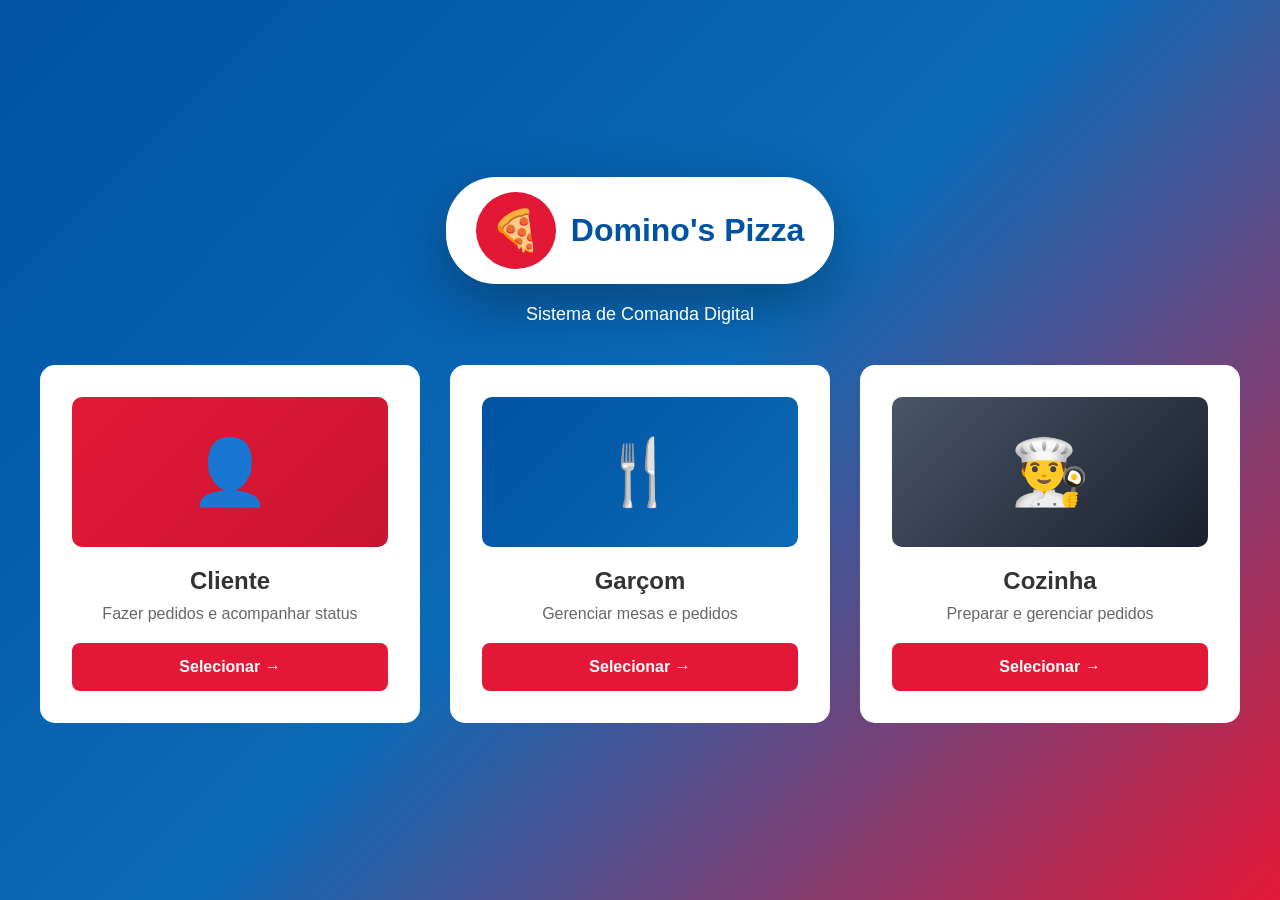
<file: index.html>
<!DOCTYPE html>
<html lang="pt-BR">

<head>
    <meta charset="UTF-8">
    <meta name="viewport" content="width=device-width, initial-scale=1.0">
    <title>Domino's Pizza - Login</title>
    <link rel="stylesheet" href="style.css">
</head>

<body>
    <div class="login-container">
        <div class="login-wrapper">

            <div class="logo-header">
                <div class="logo-badge">
                    <div class="logo-icon">🍕</div>
                    <h1>Domino's Pizza</h1>
                </div>
                <p class="subtitle">Sistema de Comanda Digital</p>
            </div>

            <div id="roleSelection" class="role-grid">
                <div class="role-card" onclick="selectRole('customer')">
                    <div class="role-icon-bg customer-bg">
                        <span class="role-icon">👤</span>
                    </div>
                    <h2>Cliente</h2>
                    <p>Fazer pedidos e acompanhar status</p>
                    <button class="role-btn">Selecionar →</button>
                </div>

                <div class="role-card" onclick="selectRole('waiter')">
                    <div class="role-icon-bg waiter-bg">
                        <span class="role-icon">🍴</span>
                    </div>
                    <h2>Garçom</h2>
                    <p>Gerenciar mesas e pedidos</p>
                    <button class="role-btn">Selecionar →</button>
                </div>

                <div class="role-card" onclick="selectRole('kitchen')">
                    <div class="role-icon-bg kitchen-bg">
                        <span class="role-icon">👨‍🍳</span>
                    </div>
                    <h2>Cozinha</h2>
                    <p>Preparar e gerenciar pedidos</p>
                    <button class="role-btn">Selecionar →</button>
                </div>
            </div>

            <div id="loginForm" class="login-form hidden">
                <div class="form-card">
                    <button class="back-button" onclick="backToRoleSelection()">← Voltar</button>

                    <div class="form-header">
                        <div class="form-icon" id="formIcon"></div>
                        <h2 id="formTitle">Login</h2>
                        <p>Entre com suas credenciais para acessar o sistema</p>
                    </div>

                    <form onsubmit="handleLogin(event)">
                        <div class="form-group">
                            <label for="email">E-mail</label>
                            <input type="email" id="email" placeholder="seu@email.com" required>
                        </div>

                        <div class="form-group">
                            <label for="password">Senha</label>
                            <input type="password" id="password" placeholder="••••••••" required>
                        </div>

                        <a href="#" class="forgot-password">Esqueci minha senha</a>

                        <button type="submit" class="submit-btn">
                            Entrar →
                        </button>
                    </form>

                    <div class="demo-credentials">
                        <p><strong>💡 Credenciais de demonstração:</strong></p>
                        <p>Email: <code>demo@dominos.com</code></p>
                        <p>Senha: <code>123456</code></p>
                    </div>
                </div>
            </div>

            <div id="loadingScreen" class="loading-screen hidden">

                <div class="pizza-icon">🍕</div>

                <div class="loading-bars">
                    <span></span>
                    <span></span>
                    <span></span>
                    <span></span>
                    <span></span>
                </div>

                <p id="loadingMessage">Autenticando...</p>

            </div>
        </div>
    </div>

    <script src="login.js"></script>
</body>

</html>
</file>
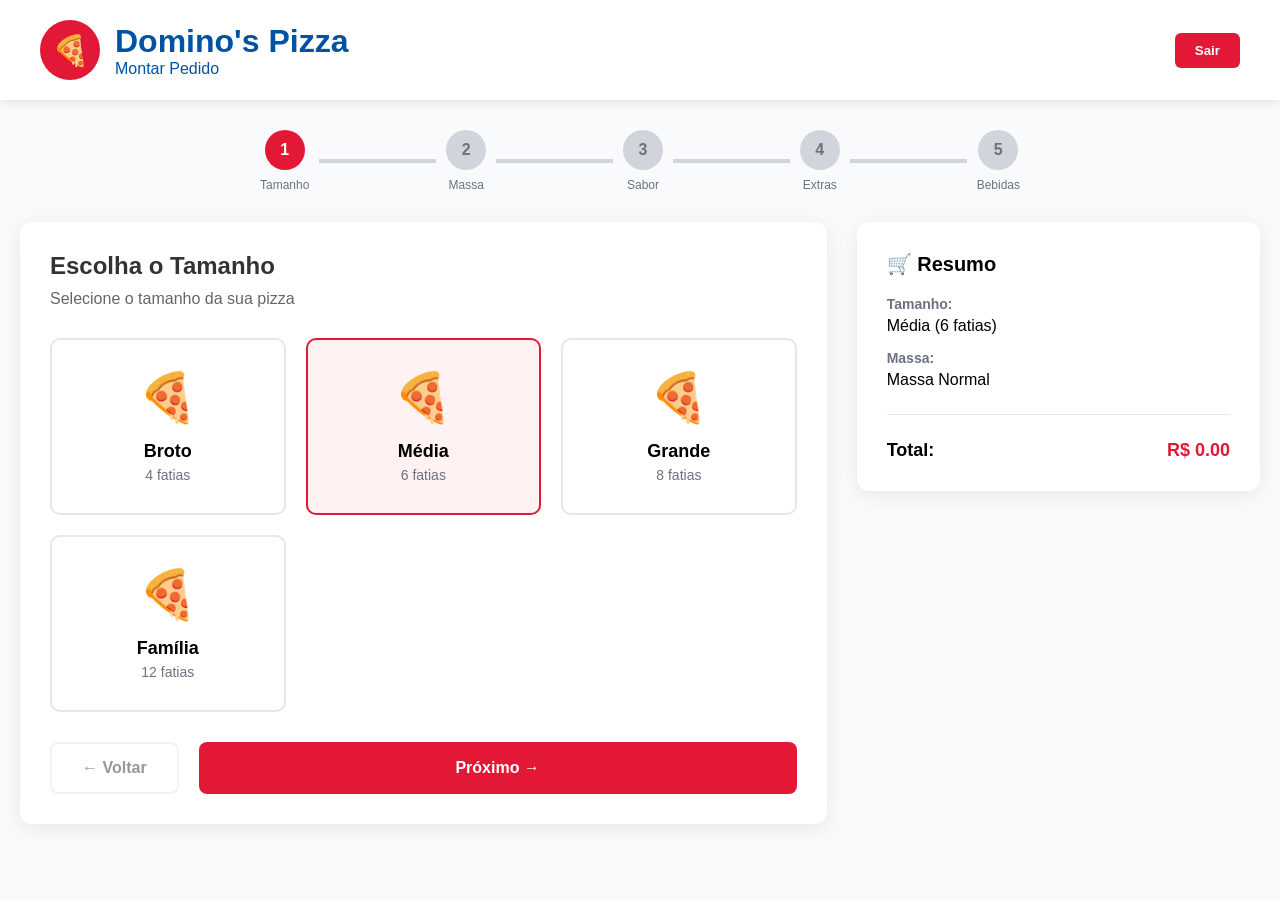
<file: checkout.html>
<!DOCTYPE html>
<html lang="pt-BR">

<head>
    <meta charset="UTF-8">
    <meta name="viewport" content="width=device-width, initial-scale=1.0">
    <title>Finalizar Pedido - Domino's Pizza</title>
    <link rel="stylesheet" href="checkout.css">
</head>

<body>
    <div class="checkout-container">

        <header class="header">
            <div class="header-left">
                <div class="logo-badge">
                    <div class="logo-icon">🍕</div>
                    <div class="title-area">
                        <h1>Domino's Pizza</h1>
                        <p class="mp">Finalizar Pedido</p>
                    </div>
                </div>
            </div>

            <button class="logout-btn" onclick="logout()">Sair</button>

        </header>

        <div class="content-wrapper">
            <button class="back-btn" onclick="goBack()">← Voltar ao Menu</button>

            <div class="checkout-grid">

                <div class="order-summary">
                    <div class="card">
                        <h2>Resumo do Pedido</h2>
                        <p class="subtitle">Confira os detalhes</p>
                        <div id="orderDetails" class="order-details">

                        </div>
                    </div>
                </div>

                <div class="payment-section">

                    <div class="card">
                        <h3>Informações da Mesa</h3>
                        <p class="subtitle">Informe o nome e número da sua mesa</p>

                        <div class="form-group">
                            <label for="tableName">Nome da Mesa *</label>
                            <input type="text" id="tableName" placeholder="Ex: João Silva" required>
                        </div>

                        <div class="form-group">
                            <label for="tableNumber">Número da Mesa *</label>
                            <input type="number" id="tableNumber" placeholder="Ex: 5" min="1" max="20" required>
                        </div>
                    </div>


                    <div class="card">
                        <h3>Forma de Pagamento</h3>
                        <p class="subtitle">Escolha como deseja pagar</p>

                        <div class="payment-methods">
                            <label class="payment-option selected">
                                <input type="radio" name="payment" value="pix" checked onchange="selectPayment('pix')">
                                <div class="payment-card">
                                    <div class="payment-icon">📱</div>
                                    <div class="payment-info">
                                        <strong>PIX</strong>
                                        <span>Pagamento instantâneo</span>
                                    </div>
                                    <div class="check-icon">✓</div>
                                </div>
                            </label>

                            <label class="payment-option">
                                <input type="radio" name="payment" value="card" onchange="selectPayment('card')">
                                <div class="payment-card">
                                    <div class="payment-icon">💳</div>
                                    <div class="payment-info">
                                        <strong>Cartão</strong>
                                        <span>Débito ou crédito</span>
                                    </div>
                                    <div class="check-icon">✓</div>
                                </div>
                            </label>

                            <label class="payment-option">
                                <input type="radio" name="payment" value="cash" onchange="selectPayment('cash')">
                                <div class="payment-card">
                                    <div class="payment-icon">💵</div>
                                    <div class="payment-info">
                                        <strong>Dinheiro</strong>
                                        <span>Pagar na entrega</span>
                                    </div>
                                    <div class="check-icon">✓</div>
                                </div>
                            </label>
                        </div>
                    </div>


                    <button class="confirm-btn" id="confirmBtn" onclick="confirmOrder()" disabled>
                        ✓ Confirmar Pedido
                    </button>
                </div>
            </div>
        </div>
    </div>  

    <div id="loadingScreen" class="loading-screen hidden">

        <div class="pizza-icon">🍕</div>

        <div class="loading-bars">
            <span></span>
            <span></span>
            <span></span>
            <span></span>
            <span></span>
        </div>

        <p id="loadingMessage">Autenticando...</p>

    </div>

    <script src="checkout.js"></script>
</body>

</html>
</file>
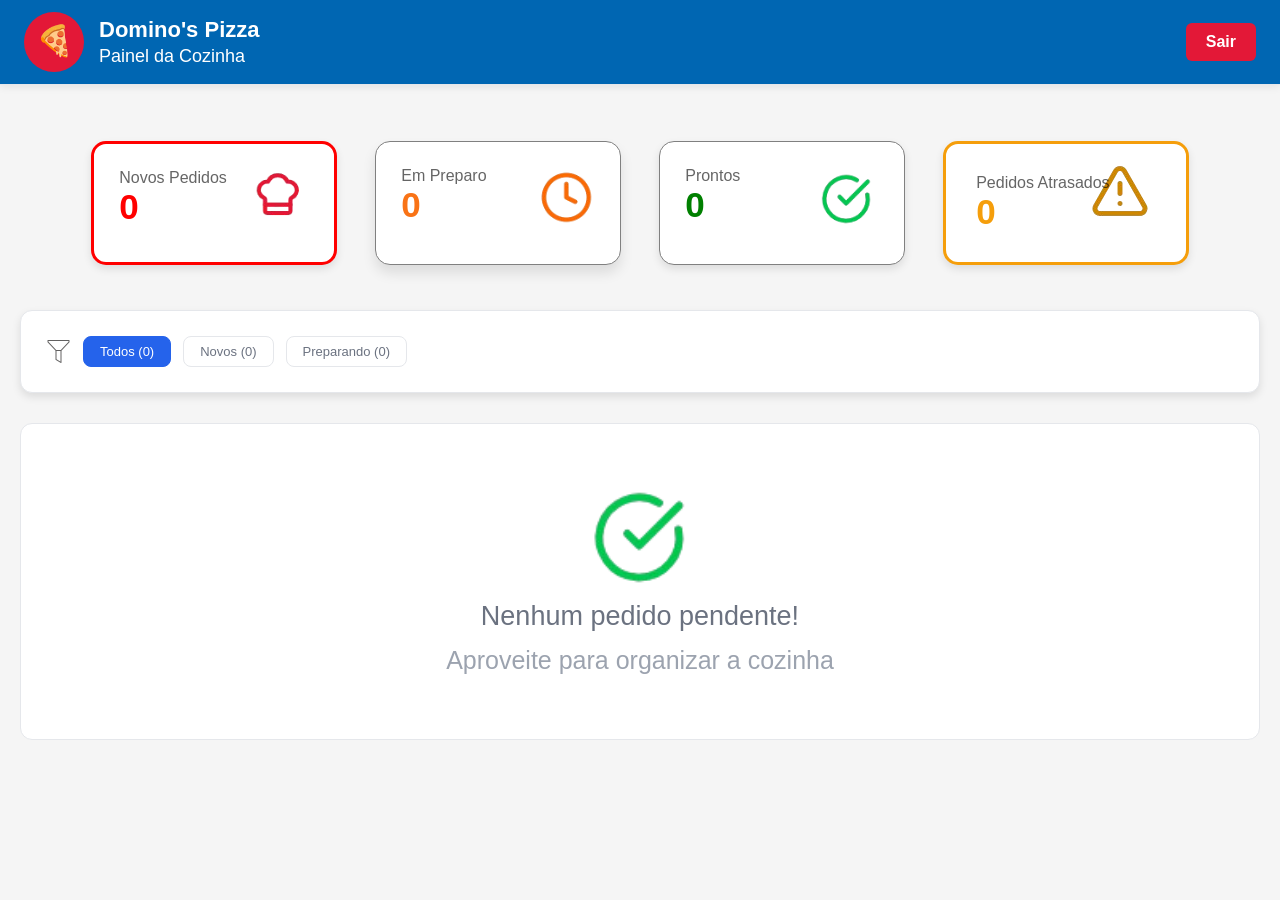
<file: cozinha.html>
<!DOCTYPE html>
<html lang="pt-br">

<head>
  <meta charset="UTF-8">
  <meta name="viewport" content="width=device-width, initial-scale=1.0">
  <link rel="stylesheet" href="cozinha.css">
  <title>Painel da Cozinha</title>
</head>

<body>

  <main class="conteudo-principal-fixo">

    <header class="navbar">
      <div class="header-left">
        <div class="logo-badge">
          <div class="logo-icon">🍕</div>
          <div class="title-area">
            <h1>Domino's Pizza</h1>
            <p class="mp">Painel da Cozinha</p>
          </div>
        </div>
      </div>
      <div class="actions-section">
        <a href="index.html" class="logout-btn">Sair</a>
      </div>
    </header>

    <div class="centralizador">
      <div class="dashboard-cards">

        <div class="container-novos-pedidos">
          <p>Novos Pedidos</p>
          <h2>0</h2>
          <div class="icon">
            <img src="./assets/chef vermelho.png" width="60" alt="Logo Mesas Azul">
          </div>
        </div>

        <div class="container-em-preparo">
          <p>Em Preparo</p>
          <h2>0</h2>
          <div class="icon">
            <img src="./assets/relogio laranja.png" alt="Logo Mesas Ocupadas Laranja" width="60">
          </div>
        </div>

        <div class="container-prontos">
          <p>Prontos</p>
          <h2>0</h2>
          <div class="icon">
            <img src="./assets/check verde.png" alt="Logo Pagamento Vermelho" width="65">
          </div>
        </div>

        <div class="container-atrasados">
          <p>Pedidos Atrasados</p>
          <h2>0</h2>
          <div class="icon">
            <img src="./assets/alerta amarelo.png" alt="" >
          </div>
        </div>
      </div>

      <div class="barra-filtro">
        <img src="./assets/filtro.png" width="25" alt="filter--v1" />
        <button class="botao-todos">Todos (0)</button>
        <button class="botao-novos">Novos (0)</button>
        <button class="botao-preparando">Preparando (0)</button>
      </div>

      <div class="card-vazio">
        <img src="./assets/check verde.png" width="120" alt="filter--v1" />
        <p class="nenhum-pendente">Nenhum pedido pendente!</p>
        <p class="organizar-cozinha">Aproveite para organizar a cozinha</p>
      </div>
</file>
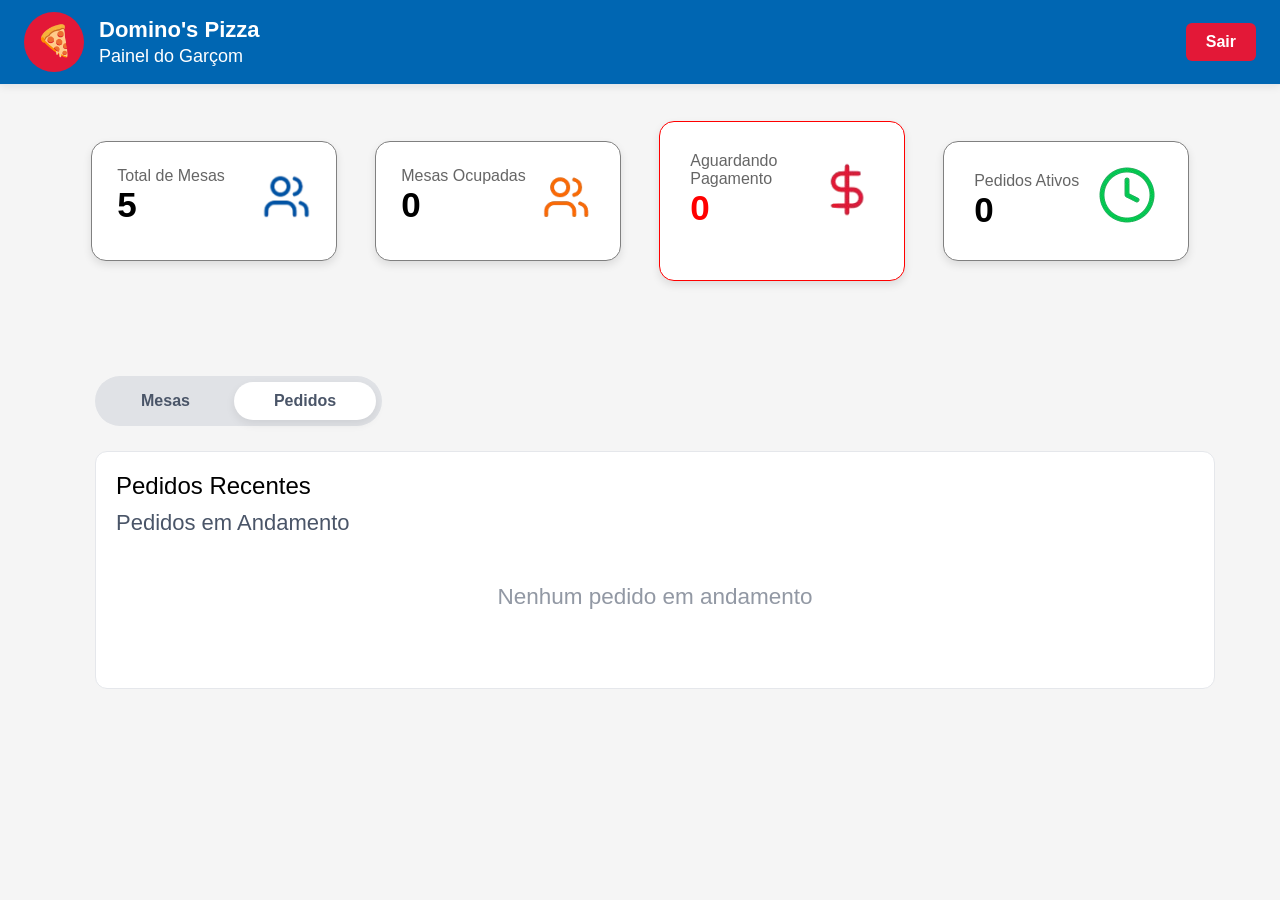
<file: garcom_pedidos.html>
<!DOCTYPE html>
<html lang="pt-br">

<head>
  <meta charset="UTF-8">
  <meta name="viewport" content="width=device-width, initial-scale=1.0">
  <link rel="stylesheet" href="garcom_pedidos.css">
  <title>Painel do Garçom</title>
</head>

<body>

  <main class="conteudo-principal-fixo">

    <header class="navbar">
      <div class="header-left">
        <div class="logo-badge">
          <div class="logo-icon">🍕</div>
          <div class="title-area">
            <h1>Domino's Pizza</h1>
            <p class="mp">Painel do Garçom</p>
          </div>
        </div>
      </div>
      <div class="actions-section">
        <a href="index.html" class="logout-btn">Sair</a>
      </div>
    </header>

    <div class="centralizador">
      <div class="dashboard-cards">

        <div class="container-mesas">
          <p>Total de Mesas</p>
          <h2>5</h2>
          <div class="icon">
            <img src="./assets/pessoa azul.png" width="50" alt="Logo Mesas Azul">
          </div>
        </div>

        <div class="container-mesas-ocupadas">
          <p>Mesas Ocupadas</p>
          <h2>0</h2>
          <div class="icon">
            <img src="./assets/pessoa laranja.png" alt="Logo Mesas Ocupadas Laranja" width="60">
          </div>
        </div>

        <div class="container-mesas-pagamento">
          <p>Aguardando
          <p>Pagamento</p>
          </p>
          <h2>0</h2>
          <div class="icon">
            <img src="./assets/logo pagamento vermelho.png" alt="Logo Pagamento Vermelho" width="50">
          </div>
        </div>

        <div class="container-mesas-pedidos">
          <p>Pedidos Ativos</p>
          <h2>0</h2>
          <div class="icon">
            <img src="./assets/relogio verde.png" alt="">
          </div>
        </div>
      </div>

      <div class="secao-mesas">

        <div class="abas-navegacao">
          <a href="garcom_mesas.html" class="aba-mesas">Mesas</a>
          <a href="garcom_pedidos.html" class="aba-pedidos">Pedidos</a>
        </div>

        <div class="pedidos-recentes">
          <h2>Pedidos Recentes</h2>
          <p>Pedidos em Andamento</p>

          <div class="pedidos-vazios">
            <h2>Nenhum pedido em andamento</h2>

          </div>
        </div>
  </main>

</body>

</html>
</file>
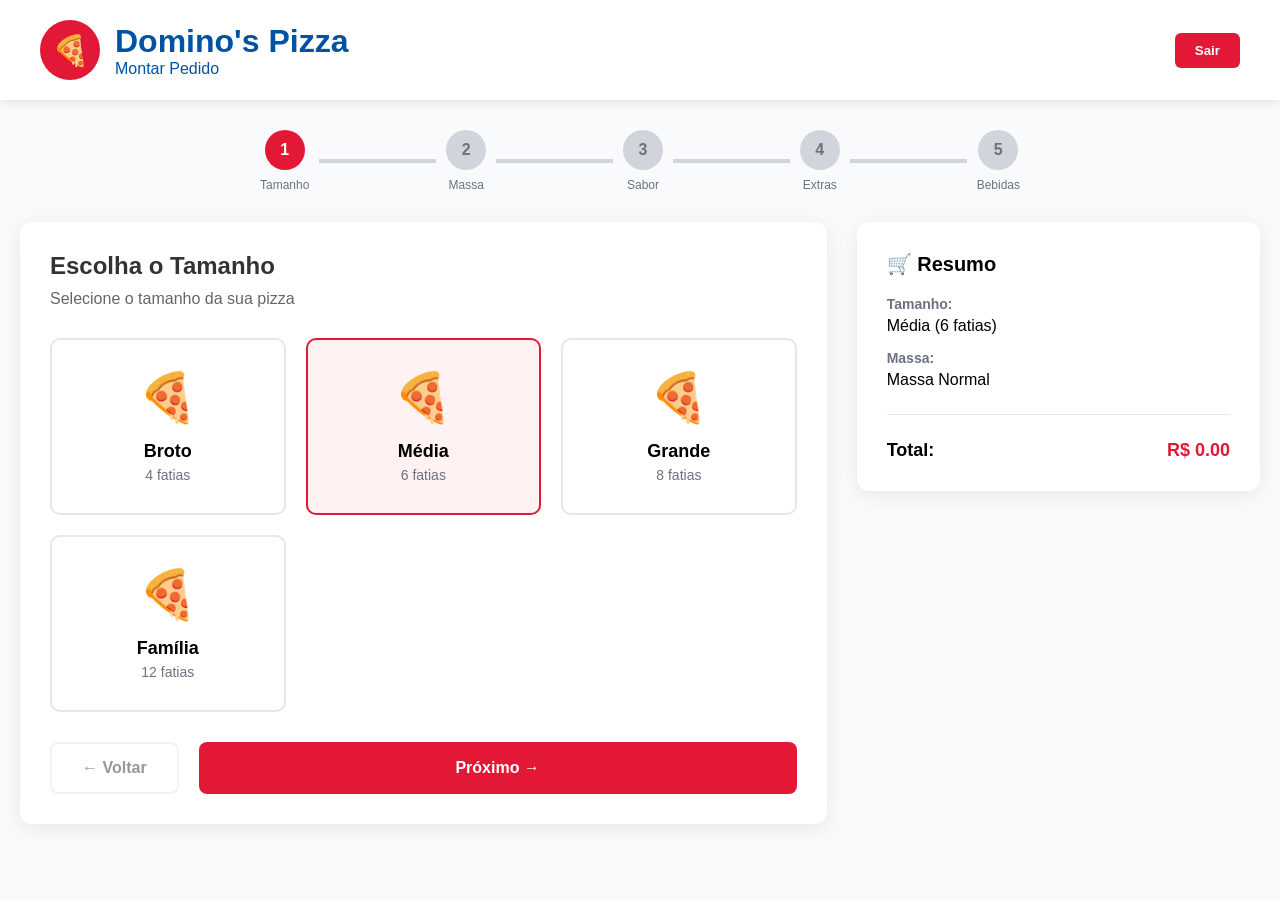
<file: menu.html>
<!DOCTYPE html>
<html lang="pt-BR">

<head>
    <meta charset="UTF-8">
    <meta name="viewport" content="width=device-width, initial-scale=1.0">
    <title>Montar Pedido - Domino's Pizza</title>
    <link rel="stylesheet" href="menu.css">
</head>

<body>
    <div class="menu-container">

        <header class="header">
            <div class="header-left">
                <div class="logo-badge">
                    <div class="logo-icon">🍕</div>
                    <div class="title-area">
                        <h1>Domino's Pizza</h1>
                        <p class="mp">Montar Pedido</p>
                    </div>
                </div>
            </div>

            <button class="logout-btn" onclick="logout()">Sair</button>

        </header>


        <div class="progress-container">
            <div class="progress-step active" data-step="1">
                <div class="step-number">1</div>
                <span>Tamanho</span>
            </div>
            <div class="progress-line"></div>
            <div class="progress-step" data-step="2">
                <div class="step-number">2</div>
                <span>Massa</span>
            </div>
            <div class="progress-line"></div>
            <div class="progress-step" data-step="3">
                <div class="step-number">3</div>
                <span>Sabor</span>
            </div>
            <div class="progress-line"></div>
            <div class="progress-step" data-step="4">
                <div class="step-number">4</div>
                <span>Extras</span>
            </div>
            <div class="progress-line"></div>
            <div class="progress-step" data-step="5">
                <div class="step-number">5</div>
                <span>Bebidas</span>
            </div>
        </div>

        <div class="content-wrapper">

            <div class="main-content">
                <div class="card">
                    <h2 id="stepTitle">Escolha o Tamanho</h2>
                    <p id="stepDescription">Selecione o tamanho da sua pizza</p>


                    <div id="step1" class="step-content">
                        <div class="size-grid">
                            <label class="size-option">
                                <input type="radio" name="size" value="broto" onchange="selectSize(event, 'broto')">
                                <div class="size-card">
                                    <span class="size-emoji">🍕</span>
                                    <h3>Broto</h3>
                                    <p>4 fatias</p>
                                </div>
                            </label>

                            <label class="size-option">
                                <input type="radio" name="size" value="media" onchange="selectSize(event, 'media')"
                                    checked>
                                <div class="size-card selected">
                                    <span class="size-emoji">🍕</span>
                                    <h3>Média</h3>
                                    <p>6 fatias</p>
                                </div>
                            </label>

                            <label class="size-option">
                                <input type="radio" name="size" value="grande" onchange="selectSize(event, 'grande')">
                                <div class="size-card">
                                    <span class="size-emoji">🍕</span>
                                    <h3>Grande</h3>
                                    <p>8 fatias</p>
                                </div>
                            </label>

                            <label class="size-option">
                                <input type="radio" name="size" value="familia" onchange="selectSize(event, 'familia')">
                                <div class="size-card">
                                    <span class="size-emoji">🍕</span>
                                    <h3>Família</h3>
                                    <p>12 fatias</p>
                                </div>
                            </label>
                        </div>
                    </div>


                    <div id="step2" class="step-content hidden">
                        <div class="crust-grid">
                            <label class="crust-option">
                                <input type="radio" name="crust" value="normal" onchange="selectCrust(event, 'normal')"
                                    checked>
                                <div class="crust-card selected">
                                    <span class="crust-emoji">🍞</span>
                                    <h3>Massa Normal</h3>
                                    <p>Tradicional</p>
                                </div>
                            </label>

                            <label class="crust-option">
                                <input type="radio" name="crust" value="recheada"
                                    onchange="selectCrust(event, 'recheada')">
                                <div class="crust-card">
                                    <span class="crust-emoji">🧀</span>
                                    <h3>Borda Recheada</h3>
                                    <p>+ R$ 8,00</p>
                                </div>
                            </label>
                        </div>
                    </div>


                    <div id="step3" class="step-content hidden">
                        <div class="half-half-option">
                            <label>
                                <input type="checkbox" id="halfHalf" onchange="toggleHalfHalf()">
                                Pizza metade/metade (2 sabores)
                            </label>
                        </div>

                        <div id="selectedFlavors" class="selected-flavors hidden">
                            <p><strong>Sabores selecionados:</strong></p>
                            <div id="flavorBadges" class="flavor-badges"></div>
                        </div>

                        <div class="flavors-grid" id="flavorsGrid">

                        </div>
                    </div>


                    <div id="step4" class="step-content hidden">
                        <div class="extras-grid">
                            <label class="extra-option">
                                <input type="checkbox" value="Azeitona Extra" onchange="toggleExtra(this)">
                                <div class="extra-card">
                                    <span>Azeitona Extra</span>
                                    <span class="extra-price">+ R$ 3,00</span>
                                </div>
                            </label>

                            <label class="extra-option">
                                <input type="checkbox" value="Queijo Extra" onchange="toggleExtra(this)">
                                <div class="extra-card">
                                    <span>Queijo Extra</span>
                                    <span class="extra-price">+ R$ 3,00</span>
                                </div>
                            </label>

                            <label class="extra-option">
                                <input type="checkbox" value="Bacon" onchange="toggleExtra(this)">
                                <div class="extra-card">
                                    <span>Bacon</span>
                                    <span class="extra-price">+ R$ 3,00</span>
                                </div>
                            </label>

                            <label class="extra-option">
                                <input type="checkbox" value="Cebola" onchange="toggleExtra(this)">
                                <div class="extra-card">
                                    <span>Cebola</span>
                                    <span class="extra-price">+ R$ 3,00</span>
                                </div>
                            </label>

                            <label class="extra-option">
                                <input type="checkbox" value="Pimentão" onchange="toggleExtra(this)">
                                <div class="extra-card">
                                    <span>Pimentão</span>
                                    <span class="extra-price">+ R$ 3,00</span>
                                </div>
                            </label>

                            <label class="extra-option">
                                <input type="checkbox" value="Champignon" onchange="toggleExtra(this)">
                                <div class="extra-card">
                                    <span>Champignon</span>
                                    <span class="extra-price">+ R$ 3,00</span>
                                </div>
                            </label>
                        </div>

                        <div class="notes-section">
                            <label for="notes">Observações (opcional)</label>
                            <textarea id="notes" rows="3" placeholder="Ex: Sem cebola, massa bem assada..."></textarea>
                        </div>
                    </div>


                    <div id="step5" class="step-content hidden">
                        <div class="drinks-grid" id="drinksGrid">

                        </div>

                        <div id="selectedDrinks" class="selected-drinks hidden">
                            <p><strong>Bebidas adicionadas:</strong></p>
                            <div id="drinksList"></div>
                        </div>
                    </div>


                    <div class="nav-buttons">
                        <button class="btn-secondary" onclick="previousStep()" id="prevBtn" disabled>
                            ← Voltar
                        </button>
                        <button class="btn-primary" onclick="nextStep()" id="nextBtn">
                            Próximo →
                        </button>
                    </div>
                </div>
            </div>


            <div class="sidebar">
                <div class="card">
                    <h3>🛒 Resumo</h3>
                    <div id="summary" class="summary-content">

                    </div>
                </div>
            </div>
        </div>
    </div>

    <script src="menu.js"></script>
</body>

</html>
</file>
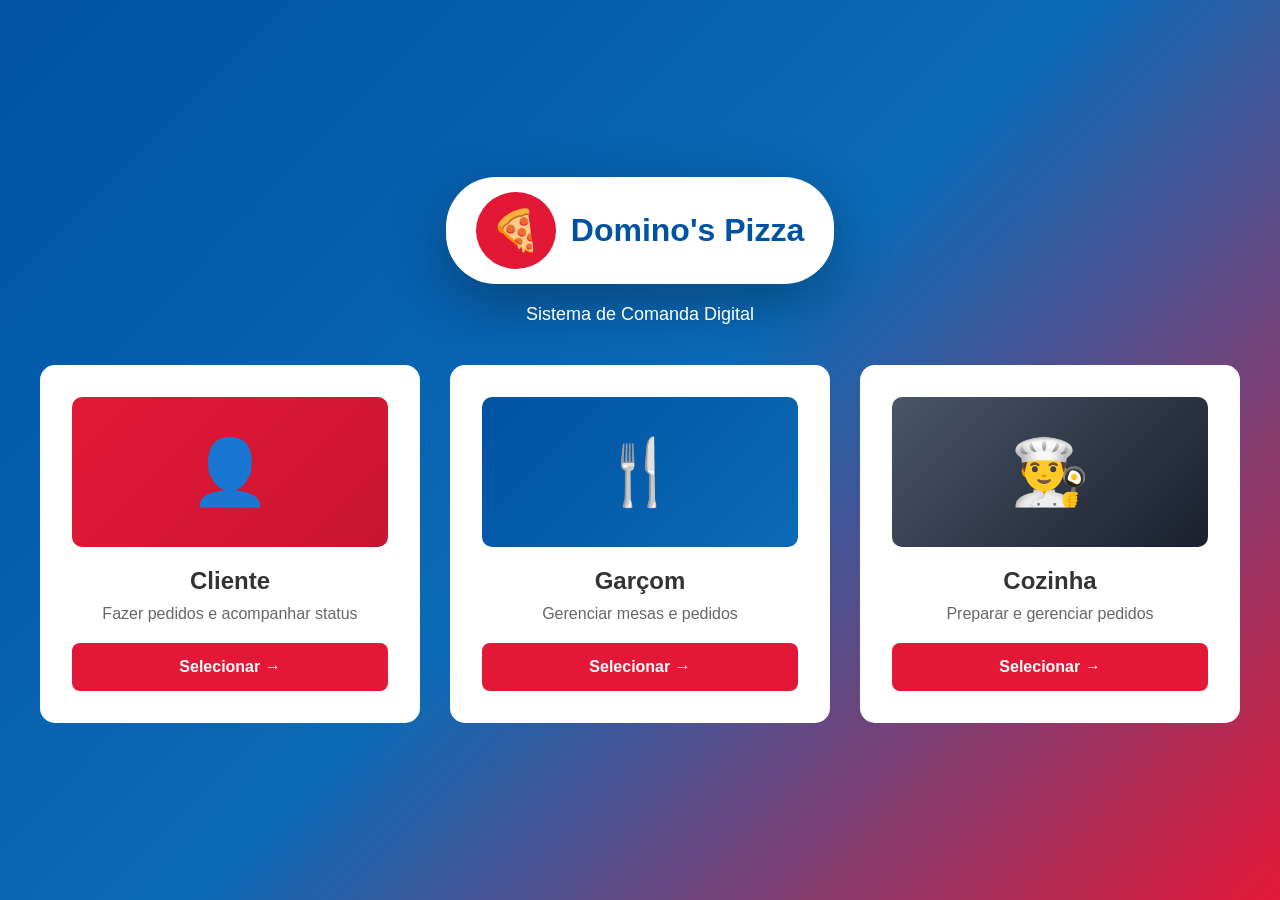
<file: status.html>
<!DOCTYPE html>
<html lang="pt-BR">

<head>
    <meta charset="UTF-8">
    <meta name="viewport" content="width=device-width, initial-scale=1.0">
    <title>Status do Pedido - Domino's Pizza</title>
    <link rel="stylesheet" href="status.css">
</head>

<body>
    <div class="status-container">

        <header class="header">
            <h1>Status do Pedido</h1>
            <button class="logout-btn" onclick="logout()">Sair</button>
        </header>

        <div class="content-wrapper">

            <div class="success-card">
                <div class="success-icon">✓</div>
                <h2>Pedido Confirmado!</h2>
                <p>Seu pedido foi recebido com sucesso</p>
                <div class="order-id">Pedido #<span id="orderId"></span></div>
            </div>


            <div class="card">
                <h3>Acompanhe seu Pedido</h3>
                <div class="status-timeline">
                    <div class="status-item active">
                        <div class="status-dot"></div>
                        <div class="status-content">
                            <strong>Pedido Recebido</strong>
                            <span>Seu pedido foi confirmado</span>
                        </div>
                    </div>

                    <div class="status-item" id="status2">
                        <div class="status-dot"></div>
                        <div class="status-content">
                            <strong>Enviado para Cozinha</strong>
                            <span>Seu pedido está sendo preparado</span>
                        </div>
                    </div>

                    <div class="status-item" id="status3">
                        <div class="status-dot"></div>
                        <div class="status-content">
                            <strong>Em Preparo</strong>
                            <span>Nossa equipe está preparando sua pizza</span>
                        </div>
                    </div>

                    <div class="status-item" id="status4">
                        <div class="status-dot"></div>
                        <div class="status-content">
                            <strong>Pronto</strong>
                            <span>Seu pedido está pronto!</span>
                        </div>
                    </div>

                    <div class="status-item" id="status5">
                        <div class="status-dot"></div>
                        <div class="status-content">
                            <strong>Concluído</strong>
                            <span>Pedido entregue</span>
                        </div>
                    </div>
                </div>

                <div class="estimated-time">
                    <strong>Tempo estimado:</strong>
                    <span id="estimatedTime">25 minutos</span>
                </div>
            </div>


            <div class="card">
                <h3>Detalhes do Pedido</h3>
                <div id="orderDetails" class="order-details">

                </div>
            </div>


            <div class="actions">
                <button class="btn-secondary" onclick="goHome()">Voltar ao Início</button>
                <button class="btn-primary" onclick="newOrder()">Fazer Novo Pedido</button>
            </div>

            <div id="loadingScreen" class="loading-screen hidden">

                <div class="pizza-icon">🍕</div>

                <div class="loading-bars">
                    <span></span>
                    <span></span>
                    <span></span>
                    <span></span>
                    <span></span>
                </div>

                <p id="loadingMessage">Autenticando...</p>

            </div>
        </div>
    </div>

    <script src="status.js"></script>
</body>

</html>
</file>
<file: style.css>
* {
    margin: 0;
    padding: 0;
    box-sizing: border-box;
}

body {
    font-family: -apple-system, BlinkMacSystemFont, 'Segoe UI', Roboto, Oxygen, Ubuntu, Cantarell, sans-serif;
    background: linear-gradient(135deg, #0052A3 0%, #0B6AB7 50%, #E31837 100%);
    min-height: 100vh;
}

.login-container {
    min-height: 100vh;
    display: flex;
    align-items: center;
    justify-content: center;
    padding: 20px;
}

.login-wrapper {
    width: 100%;
    max-width: 1200px;
}

.logo-header {
    text-align: center;
    margin-bottom: 40px;
}

.logo-badge {
    display: inline-flex;
    align-items: center;
    gap: 15px;
    background: white;
    border-radius: 50px;
    padding: 15px 30px;
    box-shadow: 0 20px 60px rgba(0,0,0,0.3);
    margin-bottom: 20px;
}

.logo-icon {
    background: #E31837;
    border-radius: 50%;
    padding: 15px;
    font-size: 40px;
}

.logo-badge h1 {
    font-size: 32px;
    color: #0052A3;
    font-weight: bold;
}

.subtitle {
    color: white;
    font-size: 18px;
}

.role-grid {
    display: grid;
    grid-template-columns: repeat(auto-fit, minmax(300px, 1fr));
    gap: 30px;
}

.role-card {
    background: white;
    border-radius: 15px;
    padding: 30px;
    text-align: center;
    cursor: pointer;
    transition: all 0.3s ease;
    border: 2px solid transparent;
}

.role-card:hover {
    transform: translateY(-10px);
    box-shadow: 0 20px 60px rgba(0,0,0,0.2);
    border-color: white;
}

.role-icon-bg {
    width: 100%;
    height: 150px;
    border-radius: 10px;
    display: flex;
    align-items: center;
    justify-content: center;
    margin-bottom: 20px;
}

.customer-bg {
    background: linear-gradient(135deg, #E31837, #c91530);
}

.waiter-bg {
    background: linear-gradient(135deg, #0052A3, #0B6AB7);
}

.kitchen-bg {
    background: linear-gradient(135deg, #4a5568, #1a202c);
}

.role-icon {
    font-size: 64px;
}

.role-card h2 {
    font-size: 24px;
    margin-bottom: 10px;
    color: #333;
}

.role-card p {
    color: #666;
    margin-bottom: 20px;
}

.role-btn {
    width: 100%;
    padding: 15px;
    background: #E31837;
    color: white;
    border: none;
    border-radius: 8px;
    font-size: 16px;
    font-weight: bold;
    cursor: pointer;
    transition: background 0.3s;
}

.role-btn:hover {
    background: #c91530;
}

.login-form {
    max-width: 500px;
    margin: 0 auto;
}

.form-card {
    background: white;
    border-radius: 15px;
    padding: 40px;
    box-shadow: 0 20px 60px rgba(0,0,0,0.3);
    position: relative;
}

.back-button {
    background: transparent;
    border: none;
    color: #0052A3;
    cursor: pointer;
    font-size: 16px;
    font-weight: 500;
    margin-bottom: 20px;
    padding: 5px 0;
    transition: color 0.3s;
}

.back-button:hover {
    color: #E31837;
}

.form-header {
    text-align: center;
    margin-bottom: 30px;
}

.form-icon {
    width: 80px;
    height: 80px;
    margin: 0 auto 20px;
    border-radius: 50%;
    display: flex;
    align-items: center;
    justify-content: center;
    font-size: 40px;
}

.form-icon.waiter {
    background: linear-gradient(135deg, #0052A3, #0B6AB7);
}

.form-icon.kitchen {
    background: linear-gradient(135deg, #4a5568, #1a202c);
}

.form-header h2 {
    font-size: 28px;
    color: #333;
    margin-bottom: 10px;
}

.form-header p {
    color: #6b7280;
    font-size: 14px;
}

.form-group {
    margin-bottom: 20px;
}

.form-group label {
    display: block;
    margin-bottom: 8px;
    font-weight: 500;
    color: #333;
}

.form-group input {
    width: 100%;
    padding: 12px;
    border: 2px solid #e5e7eb;
    border-radius: 8px;
    font-size: 16px;
    transition: border-color 0.3s;
}

.form-group input:focus {
    outline: none;
    border-color: #0052A3;
}

.forgot-password {
    display: inline-block;
    color: #0052A3;
    text-decoration: none;
    font-size: 14px;
    margin-bottom: 20px;
    transition: color 0.3s;
}

.forgot-password:hover {
    color: #E31837;
}

.submit-btn {
    width: 100%;
    padding: 15px;
    background: #E31837;
    color: white;
    border: none;
    border-radius: 8px;
    font-size: 16px;
    font-weight: bold;
    cursor: pointer;
    transition: background 0.3s;
}

.submit-btn:hover {
    background: #c91530;
}

.demo-credentials {
    margin-top: 25px;
    padding: 15px;
    background: #f0f9ff;
    border: 1px solid #bfdbfe;
    border-radius: 8px;
    font-size: 13px;
}

.demo-credentials p {
    margin-bottom: 5px;
    color: #1e40af;
}

.demo-credentials code {
    background: #dbeafe;
    padding: 2px 6px;
    border-radius: 4px;
    font-family: monospace;
    color: #1e3a8a;
}

.loading-screen {
    position: fixed;
    top: 0;
    left: 0;
    width: 100%;
    height: 100vh;

    background: #0052A3;

    display: flex;
    flex-direction: column;
    align-items: center;
    justify-content: center;

    z-index: 9999;
}

.pizza-icon {
    font-size: 90px;
    color: white;
    margin-bottom: 30px;
    animation: float 2s ease-in-out infinite;
}

.loading-bars {
    display: flex;
    gap: 10px;
    margin-bottom: 25px;
}

.loading-bars span {
    width: 14px;
    height: 60px;
    border-radius: 10px;
    background: #E31837;

    animation: bars 1s infinite ease-in-out;
}

.loading-bars span:nth-child(2) {
    animation-delay: 0.1s;
}

.loading-bars span:nth-child(3) {
    animation-delay: 0.2s;
}

.loading-bars span:nth-child(4) {
    animation-delay: 0.3s;
}

.loading-bars span:nth-child(5) {
    animation-delay: 0.4s;
}

.loading-screen p {
    color: white;
    font-size: 28px;
    font-weight: 500;
}

@keyframes bars {
    0%, 100% {
        transform: scaleY(0.5);
        opacity: 0.5;
    }

    50% {
        transform: scaleY(1.2);
        opacity: 1;
    }
}

@keyframes float {
    0%, 100% {
        transform: translateY(0px);
    }

    50% {
        transform: translateY(-10px);
    }
}

.loading-screen p {
    font-size: 20px;
    color: #fff;
    font-weight: 400;
}

.hidden {
    display: none !important;
}

@media (max-width: 768px) {
    .role-grid {
        grid-template-columns: 1fr;
    }
    
    .logo-badge h1 {
        font-size: 24px;
    }

    .form-card {
        padding: 30px 20px;
    }
}
</file>
<file: checkout.css>
* {
    margin: 0;
    padding: 0;
    box-sizing: border-box;
}

body {
    font-family: -apple-system, BlinkMacSystemFont, 'Segoe UI', Roboto, Oxygen, Ubuntu, Cantarell, sans-serif;
    background: #f9fafb;
    min-height: 100vh;
}

.checkout-container {
    min-height: 100vh;
    padding-bottom: 40px;
}

.header {
    background: white;
    padding: 20px 40px;
    box-shadow: 0 2px 10px rgba(0,0,0,0.1);
    display: flex;
    justify-content: space-between;
    align-items: center;
}

.header-left {
    display: flex;
    align-items: center;
    gap: 15px;
}

.logo-badge {
    display: flex;
    align-items: center;
    gap: 15px;
}

.logo-icon {
    width: 60px;
    height: 60px;
    background: #E31837;
    border-radius: 50%;

    display: flex;
    align-items: center;
    justify-content: center;

    font-size: 30px;
}

.logo-badge h1 {
    color: #0052A3;
    font-size: 32px;
    font-weight: bold;
}

.mp {
    color: #0052A3;
    font-size: 16px;
    font-weight: 400;
}

.logout-btn {
    padding: 10px 20px;
    background: #E31837;
    color: white;
    border: none;
    border-radius: 6px;
    cursor: pointer;
    font-weight: bold;
    transition: background 0.3s;
}

.logout-btn:hover {
    background: #c91530;
}

.content-wrapper {
    max-width: 1400px;
    margin: 0 auto;
    padding: 30px 20px;
}

.back-btn {
    background: white;
    border: 2px solid #e5e7eb;
    padding: 10px 20px;
    border-radius: 6px;
    cursor: pointer;
    font-weight: 500;
    margin-bottom: 20px;
    transition: all 0.3s;
}

.back-btn:hover {
    background: #f9fafb;
}

.checkout-grid {
    display: grid;
    grid-template-columns: 1fr 1fr;
    gap: 30px;
}

.card {
    background: white;
    border-radius: 12px;
    padding: 30px;
    box-shadow: 0 4px 20px rgba(0,0,0,0.08);
    margin-bottom: 20px;
}

.card h2, .card h3 {
    color: #333;
    margin-bottom: 10px;
}

.card h2 {
    font-size: 24px;
}

.card h3 {
    font-size: 18px;
}

.subtitle {
    color: #6b7280;
    margin-bottom: 20px;
}

/* Order Details */
.order-details {
    display: flex;
    flex-direction: column;
    gap: 20px;
}

.detail-section {
    padding-bottom: 15px;
    border-bottom: 1px solid #e5e7eb;
}

.detail-section:last-child {
    border-bottom: none;
}

.detail-section strong {
    display: block;
    margin-bottom: 10px;
    color: #333;
}

.detail-list {
    list-style: none;
    padding-left: 15px;
}

.detail-list li {
    color: #6b7280;
    margin-bottom: 5px;
}

.detail-list li:before {
    content: "• ";
    font-weight: bold;
    color: #E31837;
    margin-right: 5px;
}

.total-section {
    padding-top: 15px;
    border-top: 2px solid #e5e7eb;
    display: flex;
    justify-content: space-between;
    align-items: center;
    font-size: 20px;
    font-weight: bold;
}

.total-price {
    color: #E31837;
}

/* Form */
.form-group {
    margin-bottom: 20px;
}

.form-group label {
    display: block;
    margin-bottom: 8px;
    font-weight: 500;
    color: #333;
}

.form-group input {
    width: 100%;
    padding: 12px;
    border: 2px solid #e5e7eb;
    border-radius: 8px;
    font-size: 16px;
    transition: border-color 0.3s;
}

.form-group input:focus {
    outline: none;
    border-color: #E31837;
}

/* Payment Methods */
.payment-methods {
    display: flex;
    flex-direction: column;
    gap: 15px;
}

.payment-option {
    cursor: pointer;
}

.payment-option input {
    display: none;
}

.payment-card {
    border: 2px solid #e5e7eb;
    border-radius: 8px;
    padding: 20px;
    display: flex;
    align-items: center;
    gap: 15px;
    transition: all 0.3s;
}

.payment-card:hover {
    border-color: #d1d5db;
}

.payment-option.selected .payment-card {
    border-color: #E31837;
    background: #fef2f2;
}

.payment-icon {
    font-size: 32px;
    background: #f9fafb;
    padding: 12px;
    border-radius: 8px;
}

.payment-info {
    flex: 1;
    display: flex;
    flex-direction: column;
    gap: 5px;
}

.payment-info strong {
    font-size: 16px;
}

.payment-info span {
    font-size: 14px;
    color: #6b7280;
}

.check-icon {
    font-size: 20px;
    color: #E31837;
    opacity: 0;
}

.payment-option.selected .check-icon {
    opacity: 1;
}

/* Confirm Button */
.confirm-btn {
    width: 100%;
    padding: 18px;
    background: #10b981;
    color: white;
    border: none;
    border-radius: 8px;
    font-size: 18px;
    font-weight: bold;
    cursor: pointer;
    transition: all 0.3s;
}

.confirm-btn:hover:not(:disabled) {
    background: #059669;
}

.confirm-btn:disabled {
    background: #d1d5db;
    cursor: not-allowed;
}

/* =========================
   LOADING SCREEN
========================= */

.loading-screen {
    position: fixed;
    inset: 0;
    width: 100%;
    height: 100vh;

    background: #0052A3;

    display: flex;
    flex-direction: column;
    align-items: center;
    justify-content: center;

    z-index: 99999;
}

.pizza-icon {
    font-size: 90px;
    color: white;
    margin-bottom: 30px;
    animation: float 2s ease-in-out infinite;
}

.loading-bars {
    display: flex;
    gap: 10px;
    margin-bottom: 30px;
}

.loading-bars span {
    width: 16px;
    height: 60px;

    border-radius: 10px;
    background: #E31837;

    animation: loadingBars 1s ease-in-out infinite;
}

.loading-bars span:nth-child(1) {
    height: 70px;
    animation-delay: 0s;
}

.loading-bars span:nth-child(2) {
    animation-delay: 0.1s;
}

.loading-bars span:nth-child(3) {
    animation-delay: 0.2s;
}

.loading-bars span:nth-child(4) {
    animation-delay: 0.3s;
}

.loading-bars span:nth-child(5) {
    animation-delay: 0.4s;
}

.loading-screen p {
    color: white;
    font-size: 22px;
    font-weight: 400;
}

.hidden {
    display: none !important;
}

@keyframes loadingBars {

    0%, 100% {
        transform: scaleY(0.5);
        opacity: 0.5;
    }

    50% {
        transform: scaleY(1.2);
        opacity: 1;
    }
}

@keyframes floatPizza {

    0%, 100% {
        transform: translateY(0px);
    }

    50% {
        transform: translateY(-10px);
    }
}

@media (max-width: 1024px) {
    .checkout-grid {
        grid-template-columns: 1fr;
    }
}

@media (max-width: 768px) {
    .header {
        padding: 15px 20px;
    }

    .header h1 {
        font-size: 20px;
    }

    .card {
        padding: 20px;
    }
}
</file>
<file: cozinha.css>
:root {
    --dominos-blue: #0066b2;
    --dominos-red: #e31837;
}

* {
    margin: 0;
    border: 0;
    box-sizing: border-box;
    font-family:'Segoe UI', Tahoma, Geneva, Verdana, sans-serif
}

body {
  margin: 0;
  width: 100%;
  min-height: 100vh;
  background-color: #f5f5f5;
  overflow-x: hidden;
}

main {
  width: 100%;
}

.conteudo-principal-fixo {
  width: 100%;
}

.centralizador {
  width: 100%;
  max-width: 1400px;
  margin: 0 auto;
  padding: 0 20px;
}

.navbar {
    background: var(--dominos-blue); 
    padding: 12px 24px;
    display: flex;
    justify-content: space-between;
    align-items: center;
    width: 100%;
    box-shadow: 0 2px 8px rgba(0, 0, 0, 0.08);
    border-bottom: 1px solid #e5e7eb;
}

.header-left,
.logo-badge,
.actions-section {
    display: flex;
    align-items: center;
}

.header-left {
    display: flex;
    align-items: center;
    gap: 15px;
}

.logo-badge {
    display: flex;
    align-items: center;
    gap: 15px;
}

.logo-icon {
    width: 60px;
    height: 60px;
    background: #e31837;
    border-radius: 50%;
    display: flex;
    align-items: center;
    justify-content: center;
    font-size: 30px;
    line-height: 1;
    flex-shrink: 0;
    padding-bottom: 2px;
}

.title-area {
    display: flex;
    flex-direction: column;
}

.title-area h1 {
    color: white;
    font-size: 22px;
    font-weight: 700;
    line-height: 1.2;
}

.mp {
    color: white;
    font-size: 18px;
    margin-top: 2px;
}

.fas-fa-sign-out-alt {
  margin-right: 50px;
}

.actions-section {
    display: flex;
    align-items: center;
    gap: 20px;
    margin-left: auto;
}

.logout-btn {
    padding: 10px 20px;
    background: #E31837;
    color: white;
    border: none;
    border-radius: 6px;
    cursor: pointer;
    font-weight: bold;
    transition: background 0.3s;
    text-decoration: none;
    display: inline-block;
}

.logout-btn:hover {
    background: #c91530;
}

.container-novos-pedidos {
    width: 22%;
    margin: 50px auto;
    background-color: #ffffff;
    border: 3px solid red;
    box-shadow: 0 4px 8px rgba(0, 0, 0, 0.1);
    padding: 25px;
    text-align: left;
    border-radius: 15px;
}


.container-novos-pedidos p {
  opacity: 0.6;
}

.container-novos-pedidos .icon {
  display: flex;
  align-items: baseline;
  gap: 150px;
}

.container-novos-pedidos .icon img {
  margin-left: auto;
  margin-top: -58px;
}

.container-novos-pedidos h2 {
  font-size: 35px;
  color: red;
}

.dashboard-cards {
  display: flex;
  justify-content: center;
  gap: 20px;
  width: 90%;
  margin: 65px auto;
  margin-top: 6px;
}

.container-em-preparo {
    width: 22%;
    margin: 50px auto;
    background-color: #ffffff;
    border: 1px solid gray;
    box-shadow: 0 8px 13px rgba(0, 0, 0, 0.1);
    padding: 25px;
    text-align: left;
    border-radius: 15px;
}

.container-em-preparo p {
  opacity: 0.6;
}

.container-em-preparo h2 {
  font-size: 35px;
  color: #f97316;
}

.container-em-preparo .icon {
  display: flex;
  align-items: baseline;
  gap: 150px;
}

.container-em-preparo .icon img {
  margin-left: auto;
  margin-top: -58px;
}

.container-prontos {
    width: 22%;
    margin: 50px auto;
    background-color: #ffffff;
    border: 1px solid gray;
    box-shadow: 0 4px 8px rgba(0, 0, 0, 0.1);
    padding: 25px;
    text-align: left;
    border-radius: 15px;
}

.container-prontos .icon {
  display: flex;
  align-items: baseline;
  gap: 150px;
}

.container-prontos p {
  opacity: 0.6;
}

.container-prontos h2 {
  font-size: 35px;
  color: green;
}

.container-prontos .icon img {
  margin-left: auto;
  margin-top: -53px;
}

.container-atrasados {
    width: 22%;
    margin: 50px auto;
    background-color: #ffffff;
    border: 3px solid #f59e0b;
    box-shadow: 0 4px 8px rgba(0, 0, 0, 0.1);
    padding: 30px;
    text-align: left;
    border-radius: 15px;
}

.container-atrasados .icon {
  display: flex;
  align-items: baseline;
  gap: 150px;
}

.container-atrasados p {
  opacity: 0.6;
}

.container-atrasados h2 {
  font-size: 35px;
  color: #f59e0b;
}

.container-atrasados .icon img {
  margin-left: auto;
  margin-top: -69px;
}

.barra-filtro {
  background: #fff;
  border: 1px solid #e5e7eb;
  box-shadow: 0 4px 8px rgba(0, 0, 0, 0.1);
  border-radius: 12px;
  padding: 25px 25px;
  display: flex;
  align-items: center;
  gap: 12px;
  margin-bottom: 30px;
  margin-top: -70px;
}

.botao-todos, .botao-novos, .botao-preparando {
  padding: 7px 16px;
  border-radius: 8px;
  border: 1px solid #e5e7eb;
  background: transparent;
  font-size: 13px;
  font-weight: 500;
  color: #6b7280;
  cursor: pointer;
}

.botao-todos {
  background: #2563eb;
  color: #fff;
  border-color: #2563eb;
}

.card-vazio {
  background: #fff;
  border: 1px solid #e5e7eb;
  border-radius: 12px;
  padding: 64px 20px;
  display: flex;
  flex-direction: column;
  align-items: center;
  gap: 14px;
}

.check-icon {
  width: 56px;
  height: 56px;
  border-radius: 50%;
  border: 3px solid #22c55e;
  display: flex;
  align-items: center;
  justify-content: center;
}

.check-icon i {
  font-size: 28px;
  color: #22c55e;
}

.nenhum-pendente {
  font-size: 27px;
  font-weight: 500;
  color: #6b7280;
}

.organizar-cozinha {
  font-size: 25px;
  color: #9ca3af;
}

@media (max-width: 1024px) {

  .dashboard-cards {
    flex-wrap: wrap;
    justify-content: center;
  }

  .container-novos-pedidos,
  .container-em-preparo,
  .container-prontos,
  .container-atrasados {
    width: 42%;
  }

  .barra-filtro {
    flex-wrap: wrap;
    gap: 15px;
  }
}

@media (max-width: 768px) {

  .navbar {
    flex-direction: row;
    justify-content: space-between;
    align-items: center;
  }

  .logo-badge {
        gap: 10px;
    }

  .actions-section {
    width: auto;
    justify-content: space-between;
  }

  .dashboard-cards {
    flex-direction: column;
    align-items: center;
    width: 100%;
  }

  .container-novos-pedidos,
  .container-em-preparo,
  .container-prontos,
  .container-atrasados {
    width: 90%;
    margin: 10px 0;
  }

  .container-novos-pedidos .icon,
  .container-em-preparo .icon,
  .container-prontos .icon,
  .container-atrasados .icon {
    gap: 0;
  }

  .barra-filtro {
    flex-wrap: wrap;
    justify-content: center;
    padding: 15px;
    gap: 10px;
    margin-top: 0;
  }

  .card-vazio {
    padding: 50px 20px;
  }

  .nenhum-pendente {
    font-size: 22px;
    text-align: center;
  }

  .organizar-cozinha {
    font-size: 18px;
    text-align: center;
  }

  span {
    margin-right: 0;
  }

  .logout {
    margin-right: 0;
  }
}

@media (max-width: 480px) {

  .title-area h1 {
        font-size: 24px;
    }

    .mp {
        font-size: 14px;
    }

  .container-novos-pedidos,
  .container-em-preparo,
  .container-prontos,
  .container-atrasados {
    width: 100%;
    padding: 20px;
  }

  .container-novos-pedidos h2,
  .container-em-preparo h2,
  .container-prontos h2,
  .container-atrasados h2 {
    font-size: 28px;
  }

  .barra-filtro {
    flex-direction: column;
    align-items: stretch;
  }

  .botao-todos,
  .botao-novos,
  .botao-preparando {
    width: 100%;
  }

  .container-novos-pedidos .icon img,
  .container-em-preparo .icon img,
  .container-prontos .icon img,
  .container-atrasados .icon img {
    width: 40px;
  }

  .nenhum-pendente {
    font-size: 20px;
  }

  .organizar-cozinha {
    font-size: 16px;
  }

  .card-vazio img {
    width: 80px;
  }
}
</file>
<file: garcom_pedidos.css>
:root {
    --dominos-blue: #0066b2;
    --dominos-red: #e31837;
}

* {
    margin: 0;
    border: 0;
    box-sizing: border-box;
    font-family:'Segoe UI', Tahoma, Geneva, Verdana, sans-serif;
}

body {
    margin: 0;
    width: 100%;
    min-height: 100vh;
    background-color: #f5f5f5;
    overflow-x: hidden;
}

main {
    width: 100%;
}

.conteudo-principal-fixo {
    width: 100%;
}

.centralizador {
    width: 100%;
    max-width: 1400px;
    margin: 0 auto;
    padding: 0 20px;
}

.navbar {
    background: var(--dominos-blue); 
    padding: 12px 24px;
    display: flex;
    justify-content: space-between;
    align-items: center;
    width: 100%;
    box-shadow: 0 2px 8px rgba(0, 0, 0, 0.08);
    border-bottom: 1px solid #e5e7eb;
}

.header-left,
.logo-badge,
.actions-section {
    display: flex;
    align-items: center;
}

.header-left {
    display: flex;
    align-items: center;
    gap: 15px;
}

.logo-badge {
    display: flex;
    align-items: center;
    gap: 15px;
}

.logo-icon {
    width: 60px;
    height: 60px;
    background: #e31837;
    border-radius: 50%;
    display: flex;
    align-items: center;
    justify-content: center;
    font-size: 30px;
    line-height: 1;
    flex-shrink: 0;
    padding-bottom: 2px;
}

.title-area {
    display: flex;
    flex-direction: column;
}

.title-area h1 {
    color: white;
    font-size: 22px;
    font-weight: 700;
    line-height: 1.2;
}

.mp {
    color: white;
    font-size: 18px;
    margin-top: 2px;
}

.actions-section {
    display: flex;
    align-items: center;
    gap: 20px;
    margin-left: auto;
}

.actions-section img {
    cursor: pointer;
}

.logout-btn {
    padding: 10px 20px;
    background: #E31837;
    color: white;
    border: none;
    border-radius: 6px;
    cursor: pointer;
    font-weight: bold;
    transition: background 0.3s;
    text-decoration: none;
    display: inline-block;
}

.logout-btn:hover {
    background: #c91530;
}

.container-mesas {
    width: 22%;
    margin: 50px auto;
    background-color: #ffffff;
    border: 1px solid gray;
    box-shadow: 0 4px 8px rgba(0, 0, 0, 0.1);
    padding: 25px;
    text-align: left;
    border-radius: 15px;
}

.container-mesas p {
    opacity: 0.6;
}

.container-mesas .icon {
    display: flex;
    align-items: baseline;
    gap: 150px;
}

.container-mesas .icon img {
    margin-left: auto;
    margin-top: -58px;
}

.container-mesas h2 {
    font-size: 35px;
}

.dashboard-cards {
    display: flex;
    justify-content: center;
    gap: 20px;
    width: 90%;
    margin: 65px auto;
    margin-top: 6px;
}

.container-mesas-ocupadas {
     width: 22%;
    margin: 50px auto;
    background-color: #ffffff;
    border: 1px solid gray;
    box-shadow: 0 4px 8px rgba(0, 0, 0, 0.1);
    padding: 25px;
    text-align: left;
    border-radius: 15px;
}

.container-mesas-ocupadas p {
    opacity: 0.6;
}

.container-mesas-ocupadas h2 {
    font-size: 35px;
}

.container-mesas-ocupadas .icon {
    display: flex;
    align-items: baseline;
    gap: 150px;
}

.container-mesas-ocupadas .icon img {
    margin-left: auto;
    margin-top: -58px;
}

.container-mesas-pagamento {
    width: 22%;
    margin: 30px auto;
    background-color: #ffffff;
    border: 1.5px solid red;
    box-shadow: 0 4px 8px rgba(0, 0, 0, 0.1);
    padding: 30px;
    text-align: left;
    border-radius: 15px;
}

.container-mesas-pagamento .icon {
    display: flex;
    align-items: baseline;
    gap: 150px;
}

.container-mesas-pagamento p {
    opacity: 0.6;
}

.container-mesas-pagamento h2 {
    font-size: 35px;
    color: red;
}

.container-mesas-pagamento .icon img {
    margin-left: auto;
    margin-top: -69px;
}

.container-mesas-pedidos {
    width: 22%;
    margin: 50px auto;
    background-color: #ffffff;
    border: 1.5px solid gray;
    box-shadow: 0 4px 8px rgba(0, 0, 0, 0.1);
    padding: 30px;
    text-align: left;
    border-radius: 15px;
}

.container-mesas-pedidos .icon {
    display: flex;
    align-items: baseline;
    gap: 150px;
}

.container-mesas-pedidos p {
    opacity: 0.6;
}

.container-mesas-pedidos h2 {
    font-size: 35px;
}

.container-mesas-pedidos .icon img {
    margin-left: auto;
    margin-top: -69px;
}

.secao-mesas {
    max-width: 1200px;
    margin: 0 auto;
    padding: 0 25px;
}

.abas-navegacao {
    background-color: #e0e2e6;
    padding: 6px;
    border-radius: 30px;
    width: fit-content;
    margin-bottom: 25px;

    display: flex;
    flex-direction: row;
    gap: 4px;

    margin-left: 30px;
}

.aba {
    border: none;
    background: transparent;
    padding: 10px 35px;
    font-size: 16px;
    font-weight: 600;
    cursor: pointer;
    border-radius: 25px;
    color: #333;
    transition: all 0.2s ease;
}

.aba-active {
    background-color: white;
    box-shadow: 0 2px 6px rgba(0, 0, 0, 0.1);
}

.aba-mesas {
    background-color: transparent;
    border: none;
    outline: none;
    padding: 10px 40px;
    border-radius: 30px;
    font-size: 16px;
    font-weight: 600;
    color: #4a5568;
    cursor: pointer;
    box-shadow: none;
    width: auto;
    display: inline-block;
    text-decoration: none;
}

.aba-pedidos {
    background-color: #ffffff;
    border: none;
    outline: none;
    box-shadow: 0 4px 10px rgba(0, 0, 0, 0.08);
    padding: 10px 40px;
    border-radius: 30px;
    font-size: 16px;
    font-weight: 600;
    color: #4a5568;
    cursor: pointer;
    width: auto;
    display: inline-block;
    text-decoration: none;
}

.botoes-filtro {
    display: flex;
    gap: 10px;
}

.pedidos-recentes {
    background: #fff;
    border: 1px solid #e5e7eb;
    border-radius: 12px;
    padding: 20px;
    margin-left: 30px;
}

.pedidos-recentes h2 {
    margin-bottom: 10px;
    font-weight: 500;
}

.pedidos-recentes p {
    color: #4a5568;
    font-size: 22px;
}

.pedidos-vazios {
    font-size: 15px;
    display: flex;
    flex-direction: column;
    align-items: center;
    justify-content: center;
    padding: 48px 0;
    gap: 12px;
    color: #4a5568;
    opacity: 0.6;
}

@media (max-width: 1024px) {

    .dashboard-cards {
        flex-wrap: wrap;
        justify-content: center;
    }

    .container-mesas,
    .container-mesas-ocupadas,
    .container-mesas-pagamento,
    .container-mesas-pedidos {
        width: 42%;
    }
}

@media (max-width: 768px) {

    .navbar {
    flex-direction: row;
    justify-content: space-between;
    align-items: center;
}

    .actions-section {
        width: auto;
        justify-content: space-between;
    }

    .dashboard-cards {
        flex-direction: column;
        align-items: center;
        width: 100%;
    }

    .container-mesas,
    .container-mesas-ocupadas,
    .container-mesas-pagamento,
    .container-mesas-pedidos {
        width: 90%;
        margin: 10px 0;
    }

    .container-mesas .icon,
    .container-mesas-ocupadas .icon,
    .container-mesas-pagamento .icon,
    .container-mesas-pedidos .icon {
        gap: 0;
    }

    .secao-mesas {
        padding: 0 10px;
    }

    .abas-navegacao {
        margin-left: 0;
        width: 100%;
        justify-content: center;
    }

    .pedidos-recentes {
        margin-left: 0;
    }
}

@media (max-width: 480px) {

    .title-area h1 {
        font-size: 24px;
    }

    .mp {
        font-size: 14px;
    }

    .container-mesas,
    .container-mesas-ocupadas,
    .container-mesas-pagamento,
    .container-mesas-pedidos {
        width: 100%;
        padding: 20px;
    }

    .container-mesas h2,
    .container-mesas-ocupadas h2,
    .container-mesas-pagamento h2,
    .container-mesas-pedidos h2 {
        font-size: 28px;
    }

    .abas-navegacao {
        flex-direction: column;
        align-items: stretch;
    }

    .aba-mesas,
    .aba-pedidos {
        width: 100%;
    }

    .container-mesas .icon img,
    .container-mesas-ocupadas .icon img,
    .container-mesas-pagamento .icon img,
    .container-mesas-pedidos .icon img {
        width: 40px;
    }
    
}
</file>
<file: menu.css>
* {
    margin: 0;
    padding: 0;
    box-sizing: border-box;
}

body {
    font-family: -apple-system, BlinkMacSystemFont, 'Segoe UI', Roboto, Oxygen, Ubuntu, Cantarell, sans-serif;
    background: #f9fafb;
    min-height: 100vh;
}

.menu-container {
    min-height: 100vh;
    padding-bottom: 40px;
}

.header {
    background: white;
    padding: 20px 40px;
    box-shadow: 0 2px 10px rgba(0,0,0,0.1);
    display: flex;
    justify-content: space-between;
    align-items: center;
}

.header-left {
    display: flex;
    align-items: center;
    gap: 15px;
}

.logo-badge {
    display: flex;
    align-items: center;
    gap: 15px;
}

.logo-icon {
    width: 60px;
    height: 60px;
    background: #E31837;
    border-radius: 50%;

    display: flex;
    align-items: center;
    justify-content: center;

    font-size: 30px;
}

.logo-badge h1 {
    color: #0052A3;
    font-size: 32px;
    font-weight: bold;
}

.logout-btn {
    padding: 10px 20px;
    background: #E31837;
    color: white;
    border: none;
    border-radius: 6px;
    cursor: pointer;
    font-weight: bold;
    transition: background 0.3s;
}

.mp {
    color: #0052A3;
    font-size: 16px;
    font-weight: 400;
}

.logout-btn:hover {
    background: #c91530;
}

.progress-container {
    max-width: 800px;
    margin: 30px auto;
    display: flex;
    align-items: center;
    justify-content: space-between;
    padding: 0 20px;
}

.progress-step {
    display: flex;
    flex-direction: column;
    align-items: center;
    gap: 8px;
}

.step-number {
    width: 40px;
    height: 40px;
    border-radius: 50%;
    background: #d1d5db;
    color: #6b7280;
    display: flex;
    align-items: center;
    justify-content: center;
    font-weight: bold;
}

.progress-step.active .step-number {
    background: #E31837;
    color: white;
}

.progress-step.completed .step-number {
    background: #10b981;
    color: white;
}

.progress-step span {
    font-size: 12px;
    color: #6b7280;
    text-align: center;
}

.progress-line {
    flex: 1;
    height: 4px;
    background: #d1d5db;
    margin: 0 10px;
}

.content-wrapper {
    max-width: 1400px;
    margin: 0 auto;
    padding: 0 20px;
    display: grid;
    grid-template-columns: 2fr 1fr;
    gap: 30px;
}

.card {
    background: white;
    border-radius: 12px;
    padding: 30px;
    box-shadow: 0 4px 20px rgba(0,0,0,0.08);
}

.card h2 {
    font-size: 24px;
    color: #333;
    margin-bottom: 10px;
}

.card > p {
    color: #666;
    margin-bottom: 30px;
}

.step-content {
    margin-bottom: 30px;
}

.hidden {
    display: none !important;
}

/* Size Selection */
.size-grid, .crust-grid {
    display: grid;
    grid-template-columns: repeat(auto-fit, minmax(200px, 1fr));
    gap: 20px;
}

.size-option, .crust-option {
    cursor: pointer;
}

.size-option input, .crust-option input {
    display: none;
}

.size-card, .crust-card {
    border: 2px solid #e5e7eb;
    border-radius: 10px;
    padding: 30px;
    text-align: center;
    transition: all 0.3s;
}

.size-card:hover, .crust-card:hover {
    border-color: #d1d5db;
}

.size-card.selected, .crust-card.selected {
    border-color: #E31837;
    background: #fef2f2;
}

.size-emoji, .crust-emoji {
    font-size: 48px;
    display: block;
    margin-bottom: 15px;
}

.size-card h3, .crust-card h3 {
    font-size: 18px;
    font-weight: bold;
    margin-bottom: 5px;
}

.size-card p, .crust-card p {
    color: #6b7280;
    font-size: 14px;
}


.half-half-option {
    margin-bottom: 20px;
    padding: 15px;
    background: #f9fafb;
    border-radius: 8px;
}

.half-half-option label {
    display: flex;
    align-items: center;
    gap: 10px;
    cursor: pointer;
    font-weight: 500;
}

.half-half-option input[type="checkbox"] {
    width: 20px;
    height: 20px;
    cursor: pointer;
}

.selected-flavors {
    padding: 15px;
    background: #dcfce7;
    border: 2px solid #86efac;
    border-radius: 8px;
    margin-bottom: 20px;
}

.flavor-badges {
    display: flex;
    flex-wrap: wrap;
    gap: 10px;
    margin-top: 10px;
}

.flavor-badge {
    background: #E31837;
    color: white;
    padding: 8px 12px;
    border-radius: 6px;
    cursor: pointer;
    font-size: 14px;
    transition: background 0.3s;
}

.flavor-badge:hover {
    background: #c91530;
}

.flavors-grid {
    display: grid;
    grid-template-columns: repeat(auto-fill, minmax(250px, 1fr));
    gap: 20px;
}

.flavor-card {
    border: 2px solid #e5e7eb;
    border-radius: 10px;
    overflow: hidden;
    cursor: pointer;
    transition: border-color 0.3s, background-color 0.3s;
    display: flex;
    flex-direction: column;
    justify-content: space-between;
}

.flavor-card:hover {
    border-color: #d1d5db;
}

.flavor-card.selected {
    border-color: #E31837;
    background: #fff5f5;
}

.flavor-card.disabled {
    opacity: 0.5;
    cursor: not-allowed;
}

.flavor-image {
    width: 100%;
    height: 150px;
    object-fit: cover;
}

.flavor-info {
    padding: 15px;
}

.flavor-info h4 {
    font-size: 16px;
    font-weight: bold;
    margin-bottom: 5px;
}

.flavor-info p {
    font-size: 13px;
    color: #6b7280;
    margin-bottom: 10px;
}

.flavor-footer {
    display: flex;
    justify-content: space-between;
    align-items: center;
    min-height: 28px;
}

.flavor-price {
    color: #E31837;
    font-weight: bold;
}

.flavor-selected-badge {
    display: inline-block;
    min-width: 90px;
    background: #10b981;
    color: white;
    padding: 4px 10px;
    border-radius: 4px;
    font-size: 12px;
    text-align: center;
}

.flavor-selected-badge.hidden {
    visibility: hidden;
}

/* Extras */
.extras-grid {
    display: grid;
    grid-template-columns: repeat(auto-fill, minmax(200px, 1fr));
    gap: 15px;
    margin-bottom: 30px;
}

.extra-option {
    cursor: pointer;
}

.extra-option input {
    display: none;
}

.extra-card {
    border: 2px solid #e5e7eb;
    border-radius: 8px;
    padding: 20px;
    transition: all 0.3s;
    display: flex;
    flex-direction: column;
    gap: 5px;
}

.extra-card:hover {
    border-color: #d1d5db;
}

.extra-option input:checked + .extra-card {
    border-color: #E31837;
    background: #fef2f2;
}

.extra-price {
    color: #6b7280;
    font-size: 14px;
}

.notes-section {
    margin-top: 30px;
}

.notes-section label {
    display: block;
    margin-bottom: 10px;
    font-weight: 500;
}

.notes-section textarea {
    width: 100%;
    padding: 12px;
    border: 2px solid #e5e7eb;
    border-radius: 8px;
    font-family: inherit;
    resize: vertical;
}

/* Drinks */
.drinks-grid {
    display: grid;
    grid-template-columns: repeat(auto-fill, minmax(250px, 1fr));
    gap: 20px;
    margin-bottom: 20px;
}

.drink-card {
    border: 2px solid #e5e7eb;
    border-radius: 8px;
    padding: 20px;
    display: flex;
    justify-content: space-between;
    align-items: center;
}

.drink-info h4 {
    font-weight: bold;
    margin-bottom: 5px;
}

.drink-info p {
    color: #6b7280;
    font-size: 14px;
}

.drink-price {
    color: #E31837;
    font-weight: bold;
    margin-top: 5px;
}

.drink-add-btn {
    background: #0052A3;
    color: white;
    border: none;
    padding: 10px 15px;
    border-radius: 6px;
    cursor: pointer;
    font-weight: bold;
    transition: background 0.3s;
}

.drink-add-btn:hover {
    background: #0B6AB7;
}

.selected-drinks {
    padding: 15px;
    background: #dbeafe;
    border: 2px solid #93c5fd;
    border-radius: 8px;
}

.drink-item {
    display: flex;
    justify-content: space-between;
    align-items: center;
    padding: 10px 0;
    border-bottom: 1px solid #bfdbfe;
}

.drink-item:last-child {
    border-bottom: none;
}

.drink-remove-btn {
    background: transparent;
    border: none;
    color: #ef4444;
    cursor: pointer;
    font-size: 18px;
}

/* Navigation */
.nav-buttons {
    display: flex;
    justify-content: space-between;
    gap: 20px;
    margin-top: 30px;
}

.btn-primary, .btn-secondary {
    padding: 15px 30px;
    border-radius: 8px;
    border: none;
    font-size: 16px;
    font-weight: bold;
    cursor: pointer;
    transition: all 0.3s;
}

.btn-primary {
    background: #E31837;
    color: white;
    flex: 1;
}

.btn-primary:hover:not(:disabled) {
    background: #c91530;
}

.btn-primary:disabled {
    opacity: 0.5;
    cursor: not-allowed;
}

.btn-secondary {
    background: white;
    color: #333;
    border: 2px solid #e5e7eb;
}

.btn-secondary:hover:not(:disabled) {
    background: #f9fafb;
}

.btn-secondary:disabled {
    opacity: 0.5;
    cursor: not-allowed;
}

/* Sidebar */
.sidebar {
    position: sticky;
    top: 20px;
    height: fit-content;
}

.sidebar h3 {
    font-size: 20px;
    margin-bottom: 20px;
}

.summary-content {
    display: flex;
    flex-direction: column;
    gap: 15px;
}

.summary-item {
    display: flex;
    flex-direction: column;
    gap: 5px;
}

.summary-item strong {
    font-size: 14px;
    color: #6b7280;
}

.summary-divider {
    height: 1px;
    background: #e5e7eb;
    margin: 10px 0;
}

.summary-total {
    display: flex;
    justify-content: space-between;
    font-size: 18px;
    font-weight: bold;
}

.price {
    color: #E31837;
}

@media (max-width: 1024px) {
    .content-wrapper {
        grid-template-columns: 1fr;
    }

    .sidebar {
        position: relative;
        top: 0;
    }
}

@media (max-width: 768px) {
    .progress-container {
        overflow-x: auto;
        padding-bottom: 10px;
    }

    .progress-step span {
        font-size: 10px;
    }

    .header {
        padding: 15px 20px;
    }

    .header h1 {
        font-size: 20px;
    }
}
</file>
<file: status.css>
* {
    margin: 0;
    padding: 0;
    box-sizing: border-box;
}

body {
    font-family: -apple-system, BlinkMacSystemFont, 'Segoe UI', Roboto, Oxygen, Ubuntu, Cantarell, sans-serif;
    background: #f9fafb;
    min-height: 100vh;
}

.status-container {
    min-height: 100vh;
    padding-bottom: 40px;
}

.header {
    background: white;
    padding: 20px 40px;
    box-shadow: 0 2px 10px rgba(0,0,0,0.1);
    display: flex;
    justify-content: space-between;
    align-items: center;
}

.header h1 {
    color: #0052A3;
    font-size: 24px;
}

.logout-btn {
    padding: 10px 20px;
    background: #E31837;
    color: white;
    border: none;
    border-radius: 6px;
    cursor: pointer;
    font-weight: bold;
    transition: background 0.3s;
}

.logout-btn:hover {
    background: #c91530;
}

.content-wrapper {
    max-width: 800px;
    margin: 0 auto;
    padding: 30px 20px;
}

.success-card {
    background: linear-gradient(135deg, #10b981, #059669);
    color: white;
    padding: 40px;
    border-radius: 12px;
    text-align: center;
    margin-bottom: 30px;
    box-shadow: 0 10px 40px rgba(16, 185, 129, 0.3);
}

.success-icon {
    width: 80px;
    height: 80px;
    background: white;
    color: #10b981;
    border-radius: 50%;
    display: flex;
    align-items: center;
    justify-content: center;
    font-size: 48px;
    font-weight: bold;
    margin: 0 auto 20px;
}

.success-card h2 {
    font-size: 32px;
    margin-bottom: 10px;
}

.success-card p {
    font-size: 18px;
    opacity: 0.9;
    margin-bottom: 20px;
}

.order-id {
    background: rgba(255,255,255,0.2);
    padding: 15px;
    border-radius: 8px;
    font-size: 20px;
    font-weight: bold;
    display: inline-block;
}

.card {
    background: white;
    border-radius: 12px;
    padding: 30px;
    box-shadow: 0 4px 20px rgba(0,0,0,0.08);
    margin-bottom: 20px;
}

.card h3 {
    font-size: 20px;
    color: #333;
    margin-bottom: 25px;
}

.status-timeline {
    position: relative;
    padding-left: 40px;
}

.status-timeline:before {
    content: '';
    position: absolute;
    left: 15px;
    top: 0;
    bottom: 0;
    width: 2px;
    background: #e5e7eb;
}

.status-item {
    position: relative;
    margin-bottom: 30px;
    opacity: 0.4;
}

.status-item.active {
    opacity: 1;
}

.status-dot {
    position: absolute;
    left: -32px;
    top: 5px;
    width: 16px;
    height: 16px;
    border-radius: 50%;
    background: #d1d5db;
    border: 3px solid white;
    box-shadow: 0 0 0 2px #e5e7eb;
}

.status-item.active .status-dot {
    background: #10b981;
    box-shadow: 0 0 0 2px #10b981;
}

.status-content strong {
    display: block;
    margin-bottom: 5px;
    color: #333;
}

.status-content span {
    color: #6b7280;
    font-size: 14px;
}

.estimated-time {
    margin-top: 30px;
    padding-top: 20px;
    border-top: 2px solid #e5e7eb;
    display: flex;
    justify-content: space-between;
    align-items: center;
}

.estimated-time span {
    color: #E31837;
    font-size: 18px;
    font-weight: bold;
}

.order-details {
    display: flex;
    flex-direction: column;
    gap: 15px;
}

.detail-row {
    display: flex;
    justify-content: space-between;
    padding-bottom: 10px;
    border-bottom: 1px solid #e5e7eb;
}

.detail-row:last-child {
    border-bottom: none;
}

.detail-label {
    color: #6b7280;
}

.detail-value {
    font-weight: 500;
    color: #333;
}

.total-row {
    font-size: 18px;
    font-weight: bold;
    padding-top: 15px;
    border-top: 2px solid #e5e7eb;
}

.total-row .detail-value {
    color: #E31837;
}

.actions {
    display: flex;
    gap: 15px;
}

.btn-primary, .btn-secondary {
    flex: 1;
    padding: 15px;
    border-radius: 8px;
    border: none;
    font-size: 16px;
    font-weight: bold;
    cursor: pointer;
    transition: all 0.3s;
}

.btn-primary {
    background: #E31837;
    color: white;
}

.btn-primary:hover {
    background: #c91530;
}

.btn-secondary {
    background: white;
    color: #333;
    border: 2px solid #e5e7eb;
}

.btn-secondary:hover {
    background: #f9fafb;
}

@media (max-width: 768px) {
    .header {
        padding: 15px 20px;
    }

    .header h1 {
        font-size: 20px;
    }

    .success-card {
        padding: 30px 20px;
    }

    .success-card h2 {
        font-size: 24px;
    }

    .actions {
        flex-direction: column;
    }
}

.loading-screen {
    position: fixed;
    inset: 0;
    width: 100%;
    height: 100vh;

    background: #0052A3;

    display: flex;
    flex-direction: column;
    align-items: center;
    justify-content: center;

    z-index: 99999;
}

.pizza-icon {
    font-size: 90px;
    margin-bottom: 35px;
    animation: floatPizza 2s ease-in-out infinite;
}

.loading-bars {
    display: flex;
    gap: 10px;
    margin-bottom: 30px;
}

.loading-bars span {
    width: 16px;
    height: 60px;

    border-radius: 10px;
    background: #E31837;

    animation: loadingBars 1s ease-in-out infinite;
}

.loading-bars span:nth-child(1) {
    height: 70px;
    animation-delay: 0s;
}

.loading-bars span:nth-child(2) {
    animation-delay: 0.1s;
}

.loading-bars span:nth-child(3) {
    animation-delay: 0.2s;
}

.loading-bars span:nth-child(4) {
    animation-delay: 0.3s;
}

.loading-bars span:nth-child(5) {
    animation-delay: 0.4s;
}

.loading-screen p {
    color: white;
    font-size: 22px;
    font-weight: 400;
}

.hidden {
    display: none !important;
}

@keyframes loadingBars {
    0%, 100% {
        transform: scaleY(0.5);
        opacity: 0.5;
    }

    50% {
        transform: scaleY(1.2);
        opacity: 1;
    }
}

@keyframes floatPizza {
    0%, 100% {
        transform: translateY(0px);
    }

    50% {
        transform: translateY(-10px);
    }
}
</file>
